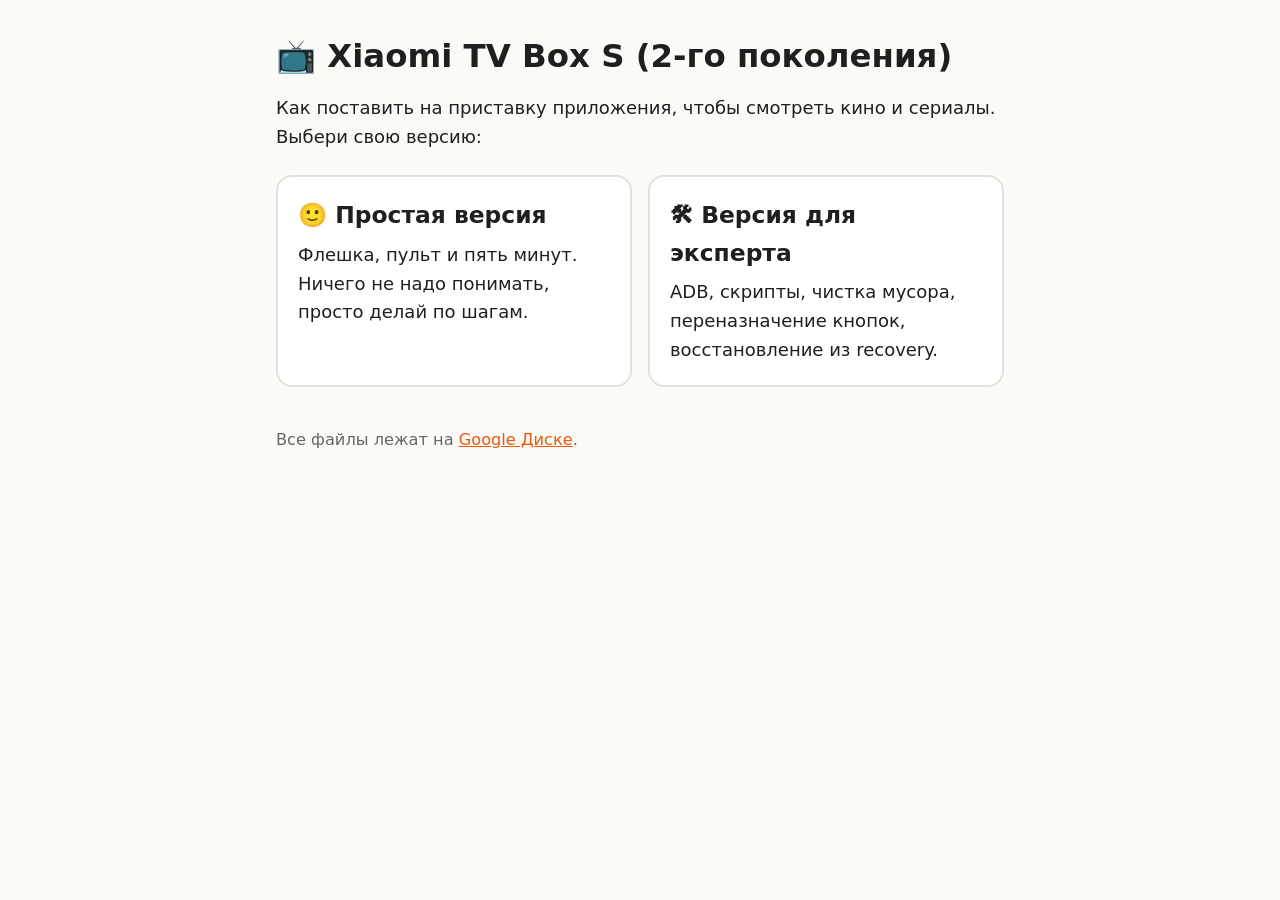
<file: index.html>
<!doctype html>
<html lang="ru"><head><meta charset="utf-8"><meta name="viewport" content="width=device-width,initial-scale=1">
<title>Xiaomi TV Box: инструкция</title><link rel="stylesheet" href="style.css"></head>
<body><main>
<h1>📺 Xiaomi TV Box S (2-го поколения)</h1>
<p>Как поставить на приставку приложения, чтобы смотреть кино и сериалы. Выбери свою версию:</p>
<div class="choice">
  <a href="user.html"><b>🙂 Простая версия</b>Флешка, пульт и пять минут. Ничего не надо понимать, просто делай по шагам.</a>
  <a href="expert.html"><b>🛠 Версия для эксперта</b>ADB, скрипты, чистка мусора, переназначение кнопок, восстановление из recovery.</a>
</div>
<p class="muted" style="margin-top:40px">Все файлы лежат на <a href="https://drive.google.com/drive/folders/1nJqiCdpFOsZ9fGGMQp04zyxbP5MPqmWj?usp=sharing">Google Диске</a>.</p>
</main></body></html>
</file>
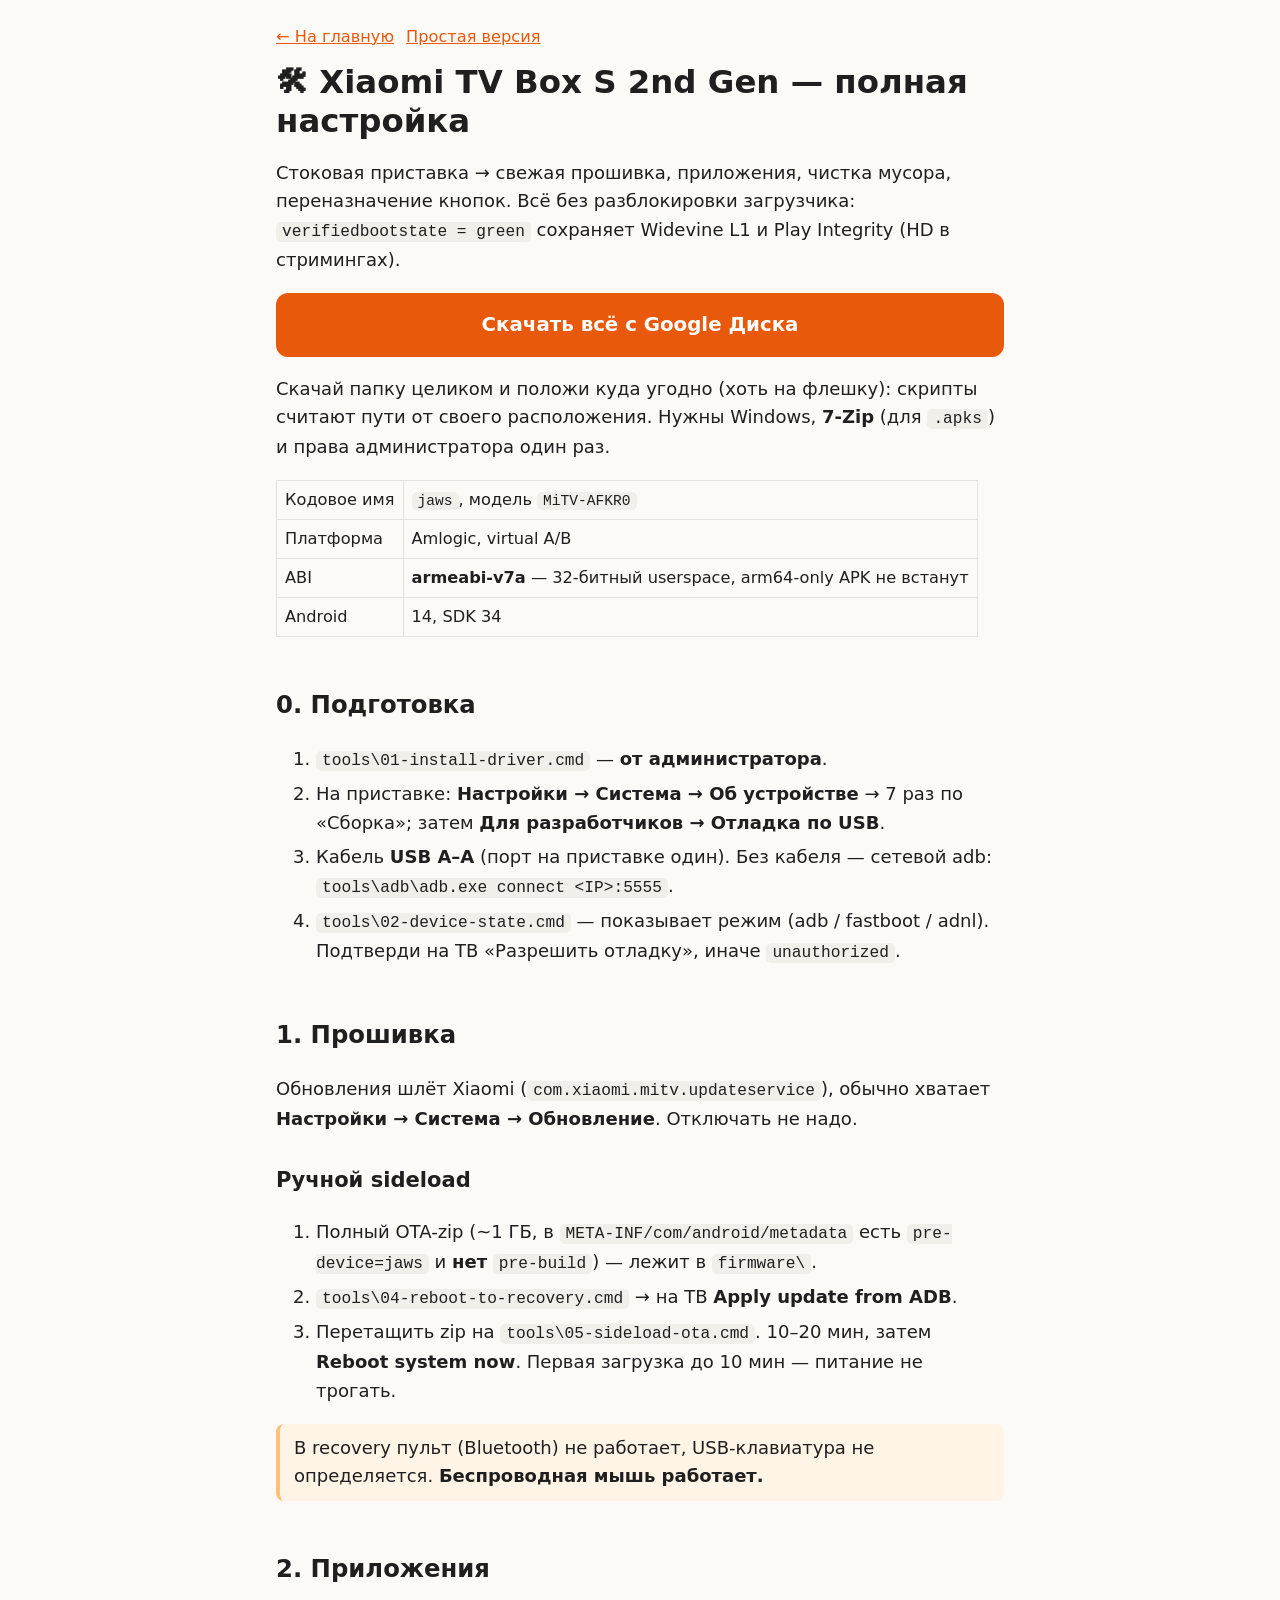
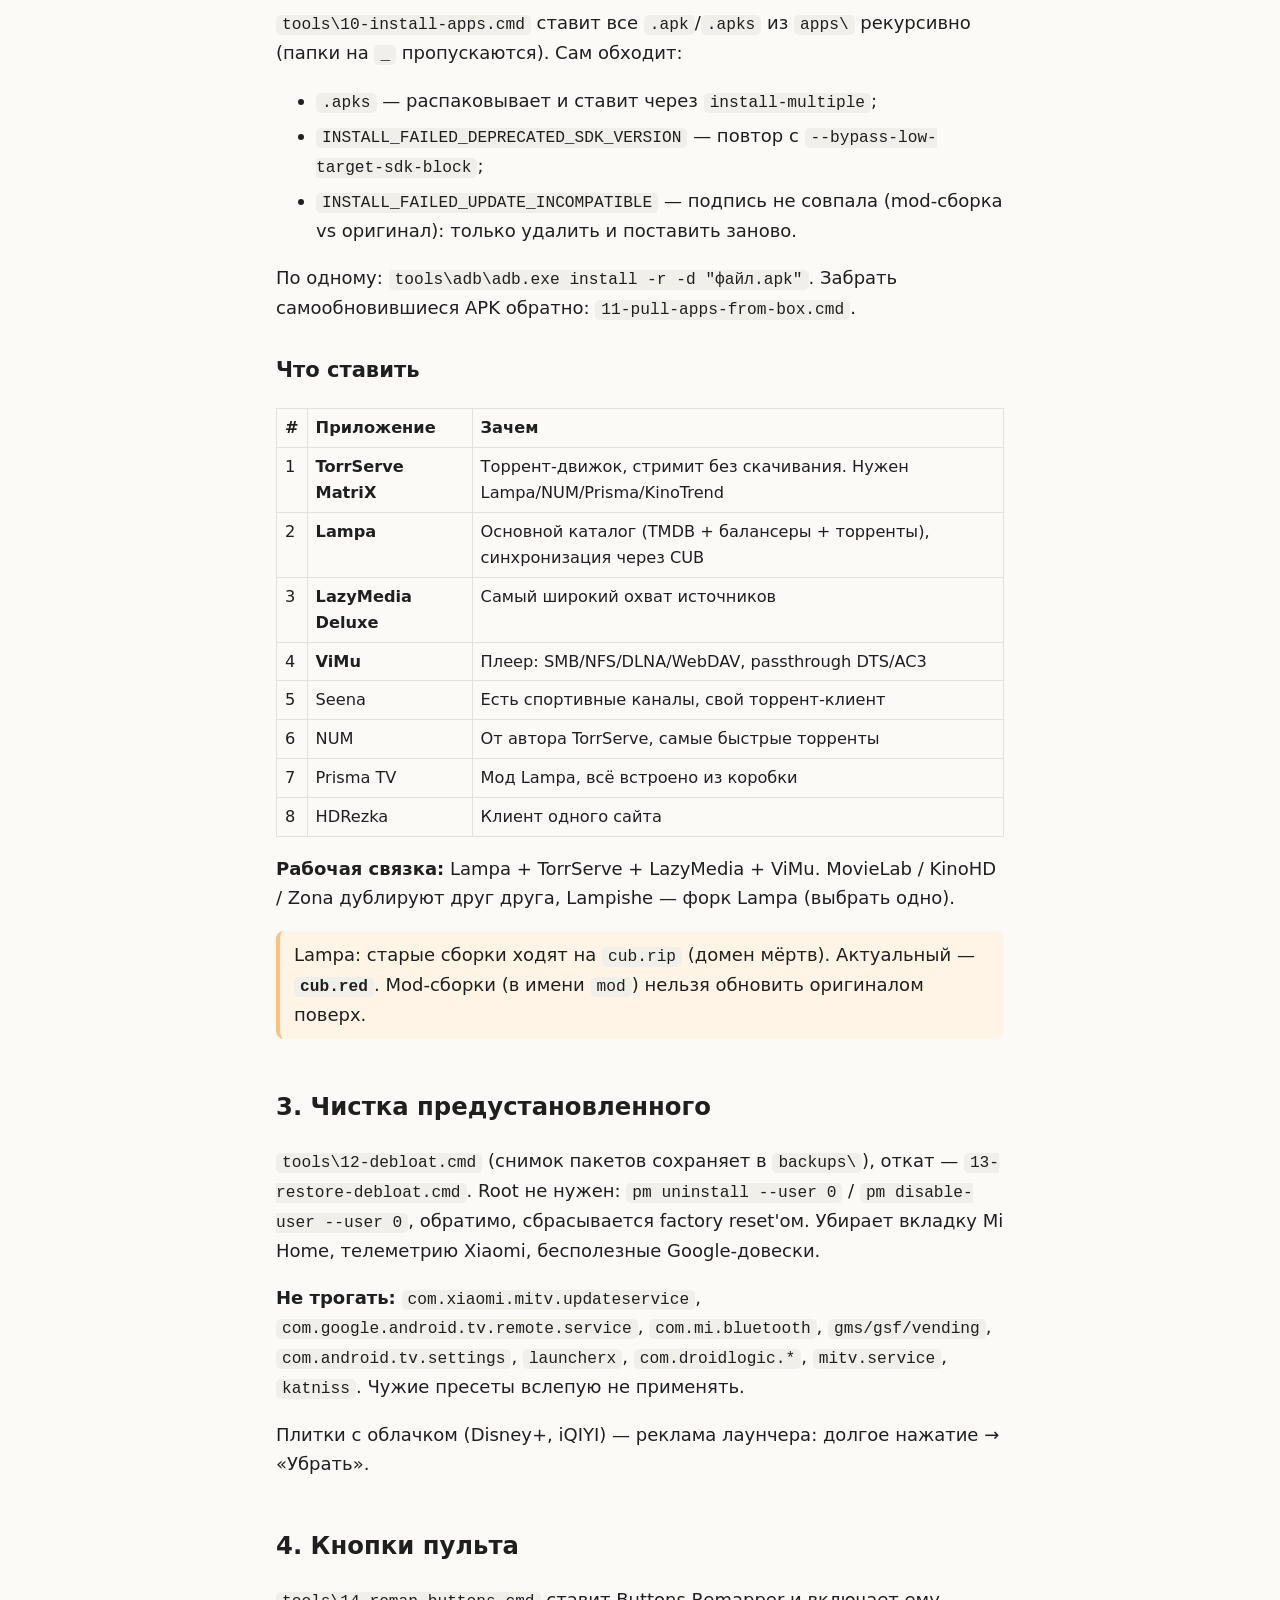
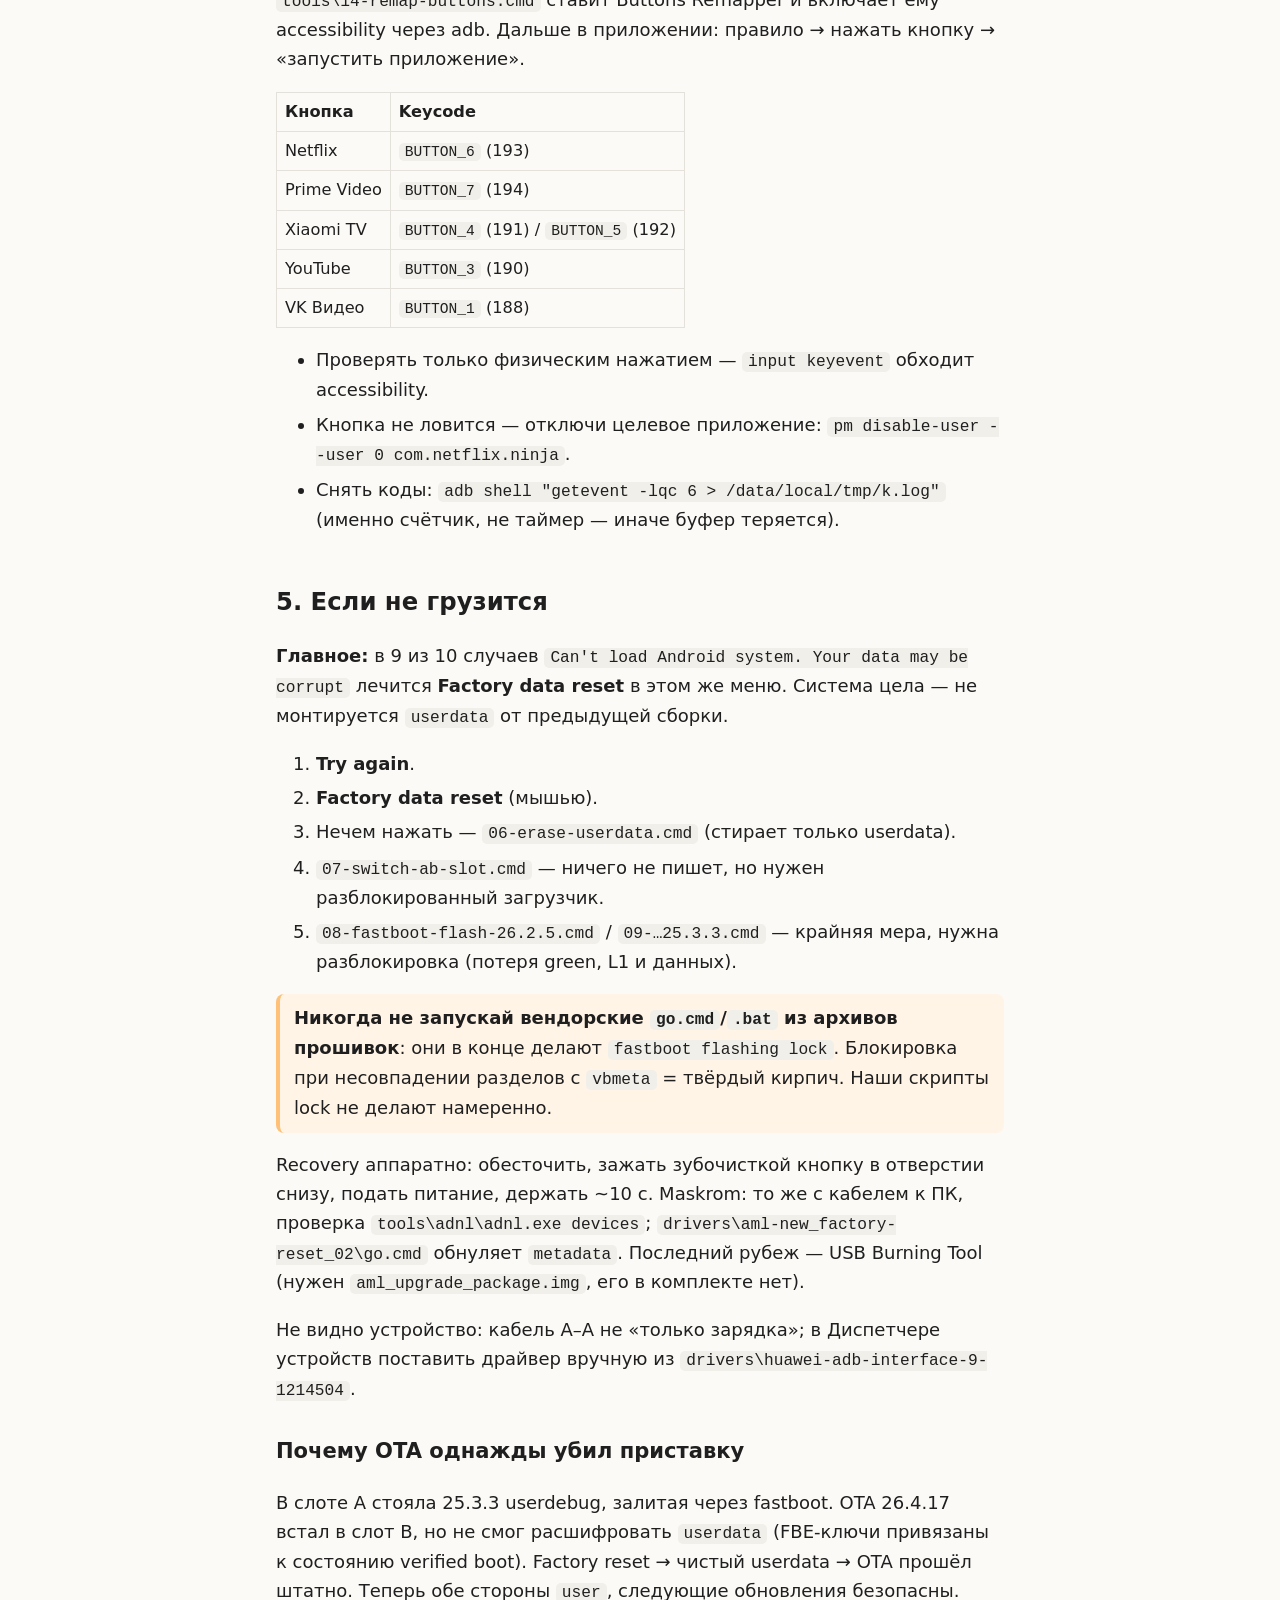
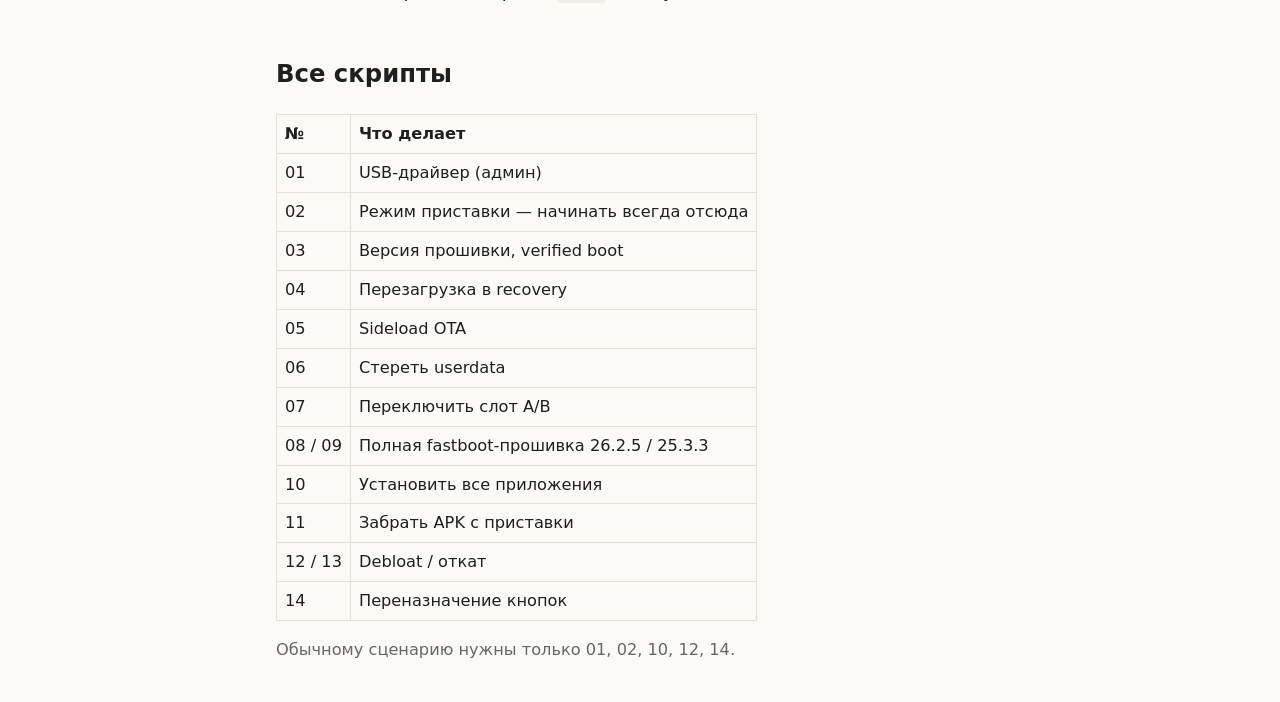
<file: expert.html>
<!doctype html>
<html lang="ru"><head><meta charset="utf-8"><meta name="viewport" content="width=device-width,initial-scale=1">
<title>Инструкция для эксперта</title><link rel="stylesheet" href="style.css"></head>
<body><main>
<nav class="top"><a href="index.html">← На главную</a><a href="user.html">Простая версия</a></nav>
<h1>🛠 Xiaomi TV Box S 2nd Gen — полная настройка</h1>
<p>Стоковая приставка → свежая прошивка, приложения, чистка мусора, переназначение кнопок. Всё без разблокировки загрузчика: <code>verifiedbootstate = green</code> сохраняет Widevine L1 и Play Integrity (HD в стримингах).</p>
<a class="big" href="https://drive.google.com/drive/folders/1nJqiCdpFOsZ9fGGMQp04zyxbP5MPqmWj?usp=sharing" target="_blank">Скачать всё с Google Диска</a>
<p>Скачай папку целиком и положи куда угодно (хоть на флешку): скрипты считают пути от своего расположения. Нужны Windows, <b>7-Zip</b> (для <code>.apks</code>) и права администратора один раз.</p>

<table>
<tr><td>Кодовое имя</td><td><code>jaws</code>, модель <code>MiTV-AFKR0</code></td></tr>
<tr><td>Платформа</td><td>Amlogic, virtual A/B</td></tr>
<tr><td>ABI</td><td><b>armeabi-v7a</b> — 32-битный userspace, arm64-only APK не встанут</td></tr>
<tr><td>Android</td><td>14, SDK 34</td></tr>
</table>

<h2>0. Подготовка</h2>
<ol>
  <li><code>tools\01-install-driver.cmd</code> — <b>от администратора</b>.</li>
  <li>На приставке: <b>Настройки → Система → Об устройстве</b> → 7 раз по «Сборка»; затем <b>Для разработчиков → Отладка по USB</b>.</li>
  <li>Кабель <b>USB A–A</b> (порт на приставке один). Без кабеля — сетевой adb: <code>tools\adb\adb.exe connect &lt;IP&gt;:5555</code>.</li>
  <li><code>tools\02-device-state.cmd</code> — показывает режим (adb / fastboot / adnl). Подтверди на ТВ «Разрешить отладку», иначе <code>unauthorized</code>.</li>
</ol>

<h2>1. Прошивка</h2>
<p>Обновления шлёт Xiaomi (<code>com.xiaomi.mitv.updateservice</code>), обычно хватает <b>Настройки → Система → Обновление</b>. Отключать не надо.</p>
<h3>Ручной sideload</h3>
<ol>
  <li>Полный OTA-zip (~1 ГБ, в <code>META-INF/com/android/metadata</code> есть <code>pre-device=jaws</code> и <b>нет</b> <code>pre-build</code>) — лежит в <code>firmware\</code>.</li>
  <li><code>tools\04-reboot-to-recovery.cmd</code> → на ТВ <b>Apply update from ADB</b>.</li>
  <li>Перетащить zip на <code>tools\05-sideload-ota.cmd</code>. 10–20 мин, затем <b>Reboot system now</b>. Первая загрузка до 10 мин — питание не трогать.</li>
</ol>
<div class="warn">В recovery пульт (Bluetooth) не работает, USB-клавиатура не определяется. <b>Беспроводная мышь работает.</b></div>

<h2>2. Приложения</h2>
<p><code>tools\10-install-apps.cmd</code> ставит все <code>.apk</code>/<code>.apks</code> из <code>apps\</code> рекурсивно (папки на <code>_</code> пропускаются). Сам обходит:</p>
<ul>
  <li><code>.apks</code> — распаковывает и ставит через <code>install-multiple</code>;</li>
  <li><code>INSTALL_FAILED_DEPRECATED_SDK_VERSION</code> — повтор с <code>--bypass-low-target-sdk-block</code>;</li>
  <li><code>INSTALL_FAILED_UPDATE_INCOMPATIBLE</code> — подпись не совпала (mod-сборка vs оригинал): только удалить и поставить заново.</li>
</ul>
<p>По одному: <code>tools\adb\adb.exe install -r -d "файл.apk"</code>. Забрать самообновившиеся APK обратно: <code>11-pull-apps-from-box.cmd</code>.</p>

<h3>Что ставить</h3>
<table>
<tr><th>#</th><th>Приложение</th><th>Зачем</th></tr>
<tr><td>1</td><td><b>TorrServe MatriX</b></td><td>Торрент-движок, стримит без скачивания. Нужен Lampa/NUM/Prisma/KinoTrend</td></tr>
<tr><td>2</td><td><b>Lampa</b></td><td>Основной каталог (TMDB + балансеры + торренты), синхронизация через CUB</td></tr>
<tr><td>3</td><td><b>LazyMedia Deluxe</b></td><td>Самый широкий охват источников</td></tr>
<tr><td>4</td><td><b>ViMu</b></td><td>Плеер: SMB/NFS/DLNA/WebDAV, passthrough DTS/AC3</td></tr>
<tr><td>5</td><td>Seena</td><td>Есть спортивные каналы, свой торрент-клиент</td></tr>
<tr><td>6</td><td>NUM</td><td>От автора TorrServe, самые быстрые торренты</td></tr>
<tr><td>7</td><td>Prisma TV</td><td>Мод Lampa, всё встроено из коробки</td></tr>
<tr><td>8</td><td>HDRezka</td><td>Клиент одного сайта</td></tr>
</table>
<p><b>Рабочая связка:</b> Lampa + TorrServe + LazyMedia + ViMu. MovieLab / KinoHD / Zona дублируют друг друга, Lampishe — форк Lampa (выбрать одно).</p>
<div class="warn">Lampa: старые сборки ходят на <code>cub.rip</code> (домен мёртв). Актуальный — <b><code>cub.red</code></b>. Mod-сборки (в имени <code>mod</code>) нельзя обновить оригиналом поверх.</div>

<h2>3. Чистка предустановленного</h2>
<p><code>tools\12-debloat.cmd</code> (снимок пакетов сохраняет в <code>backups\</code>), откат — <code>13-restore-debloat.cmd</code>. Root не нужен: <code>pm uninstall --user 0</code> / <code>pm disable-user --user 0</code>, обратимо, сбрасывается factory reset'ом. Убирает вкладку Mi Home, телеметрию Xiaomi, бесполезные Google-довески.</p>
<p><b>Не трогать:</b> <code>com.xiaomi.mitv.updateservice</code>, <code>com.google.android.tv.remote.service</code>, <code>com.mi.bluetooth</code>, <code>gms/gsf/vending</code>, <code>com.android.tv.settings</code>, <code>launcherx</code>, <code>com.droidlogic.*</code>, <code>mitv.service</code>, <code>katniss</code>. Чужие пресеты вслепую не применять.</p>
<p>Плитки с облачком (Disney+, iQIYI) — реклама лаунчера: долгое нажатие → «Убрать».</p>

<h2>4. Кнопки пульта</h2>
<p><code>tools\14-remap-buttons.cmd</code> ставит Buttons Remapper и включает ему accessibility через adb. Дальше в приложении: правило → нажать кнопку → «запустить приложение».</p>
<table>
<tr><th>Кнопка</th><th>Keycode</th></tr>
<tr><td>Netflix</td><td><code>BUTTON_6</code> (193)</td></tr>
<tr><td>Prime Video</td><td><code>BUTTON_7</code> (194)</td></tr>
<tr><td>Xiaomi TV</td><td><code>BUTTON_4</code> (191) / <code>BUTTON_5</code> (192)</td></tr>
<tr><td>YouTube</td><td><code>BUTTON_3</code> (190)</td></tr>
<tr><td>VK Видео</td><td><code>BUTTON_1</code> (188)</td></tr>
</table>
<ul>
  <li>Проверять только физическим нажатием — <code>input keyevent</code> обходит accessibility.</li>
  <li>Кнопка не ловится — отключи целевое приложение: <code>pm disable-user --user 0 com.netflix.ninja</code>.</li>
  <li>Снять коды: <code>adb shell "getevent -lqc 6 &gt; /data/local/tmp/k.log"</code> (именно счётчик, не таймер — иначе буфер теряется).</li>
</ul>

<h2>5. Если не грузится</h2>
<p><b>Главное:</b> в 9 из 10 случаев <code>Can't load Android system. Your data may be corrupt</code> лечится <b>Factory data reset</b> в этом же меню. Система цела — не монтируется <code>userdata</code> от предыдущей сборки.</p>
<ol>
  <li><b>Try again</b>.</li>
  <li><b>Factory data reset</b> (мышью).</li>
  <li>Нечем нажать — <code>06-erase-userdata.cmd</code> (стирает только userdata).</li>
  <li><code>07-switch-ab-slot.cmd</code> — ничего не пишет, но нужен разблокированный загрузчик.</li>
  <li><code>08-fastboot-flash-26.2.5.cmd</code> / <code>09-…25.3.3.cmd</code> — крайняя мера, нужна разблокировка (потеря green, L1 и данных).</li>
</ol>
<div class="warn"><b>Никогда не запускай вендорские <code>go.cmd</code>/<code>.bat</code> из архивов прошивок</b>: они в конце делают <code>fastboot flashing lock</code>. Блокировка при несовпадении разделов с <code>vbmeta</code> = твёрдый кирпич. Наши скрипты lock не делают намеренно.</div>
<p>Recovery аппаратно: обесточить, зажать зубочисткой кнопку в отверстии снизу, подать питание, держать ~10 с. Maskrom: то же с кабелем к ПК, проверка <code>tools\adnl\adnl.exe devices</code>; <code>drivers\aml-new_factory-reset_02\go.cmd</code> обнуляет <code>metadata</code>. Последний рубеж — USB Burning Tool (нужен <code>aml_upgrade_package.img</code>, его в комплекте нет).</p>
<p>Не видно устройство: кабель A–A не «только зарядка»; в Диспетчере устройств поставить драйвер вручную из <code>drivers\huawei-adb-interface-9-1214504</code>.</p>

<h3>Почему OTA однажды убил приставку</h3>
<p>В слоте A стояла 25.3.3 userdebug, залитая через fastboot. OTA 26.4.17 встал в слот B, но не смог расшифровать <code>userdata</code> (FBE-ключи привязаны к состоянию verified boot). Factory reset → чистый userdata → OTA прошёл штатно. Теперь обе стороны <code>user</code>, следующие обновления безопасны.</p>

<h2>Все скрипты</h2>
<table>
<tr><th>№</th><th>Что делает</th></tr>
<tr><td>01</td><td>USB-драйвер (админ)</td></tr>
<tr><td>02</td><td>Режим приставки — начинать всегда отсюда</td></tr>
<tr><td>03</td><td>Версия прошивки, verified boot</td></tr>
<tr><td>04</td><td>Перезагрузка в recovery</td></tr>
<tr><td>05</td><td>Sideload OTA</td></tr>
<tr><td>06</td><td>Стереть userdata</td></tr>
<tr><td>07</td><td>Переключить слот A/B</td></tr>
<tr><td>08 / 09</td><td>Полная fastboot-прошивка 26.2.5 / 25.3.3</td></tr>
<tr><td>10</td><td>Установить все приложения</td></tr>
<tr><td>11</td><td>Забрать APK с приставки</td></tr>
<tr><td>12 / 13</td><td>Debloat / откат</td></tr>
<tr><td>14</td><td>Переназначение кнопок</td></tr>
</table>
<p class="muted">Обычному сценарию нужны только 01, 02, 10, 12, 14.</p>
</main></body></html>
</file>
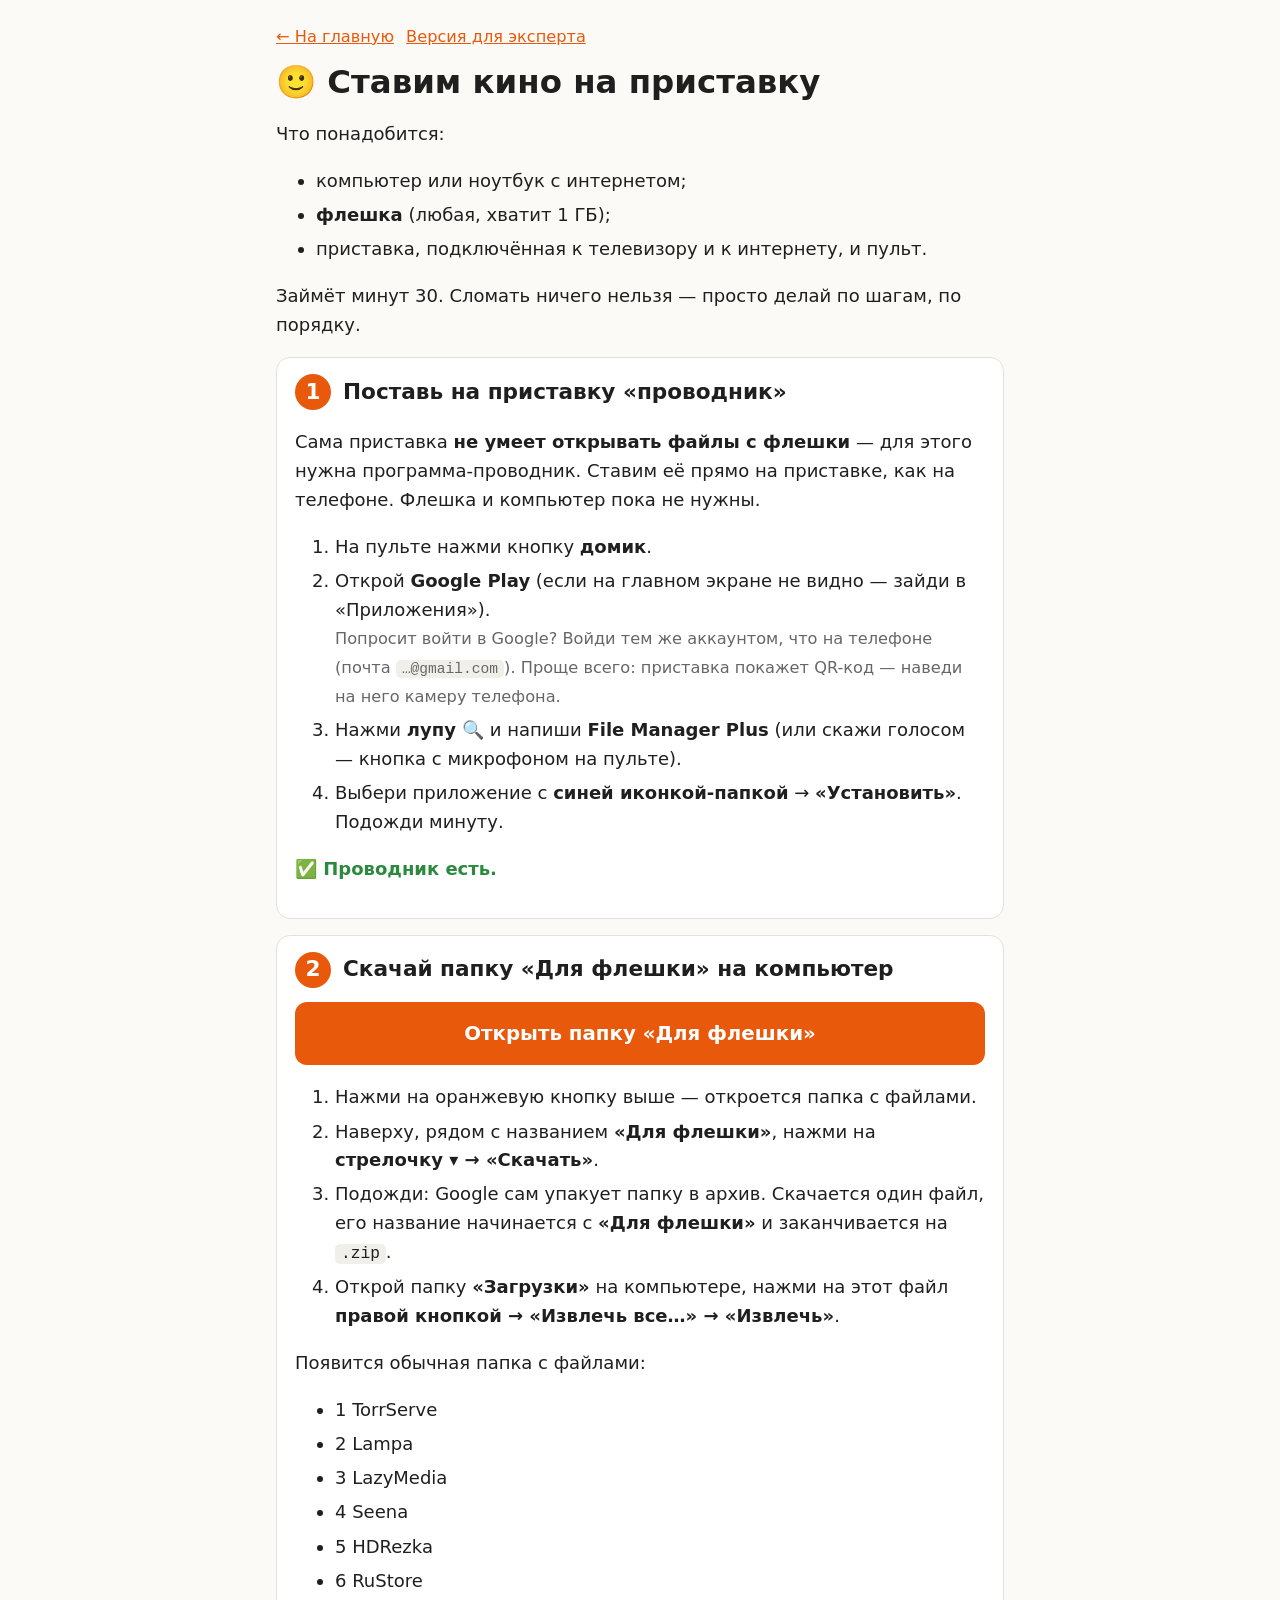
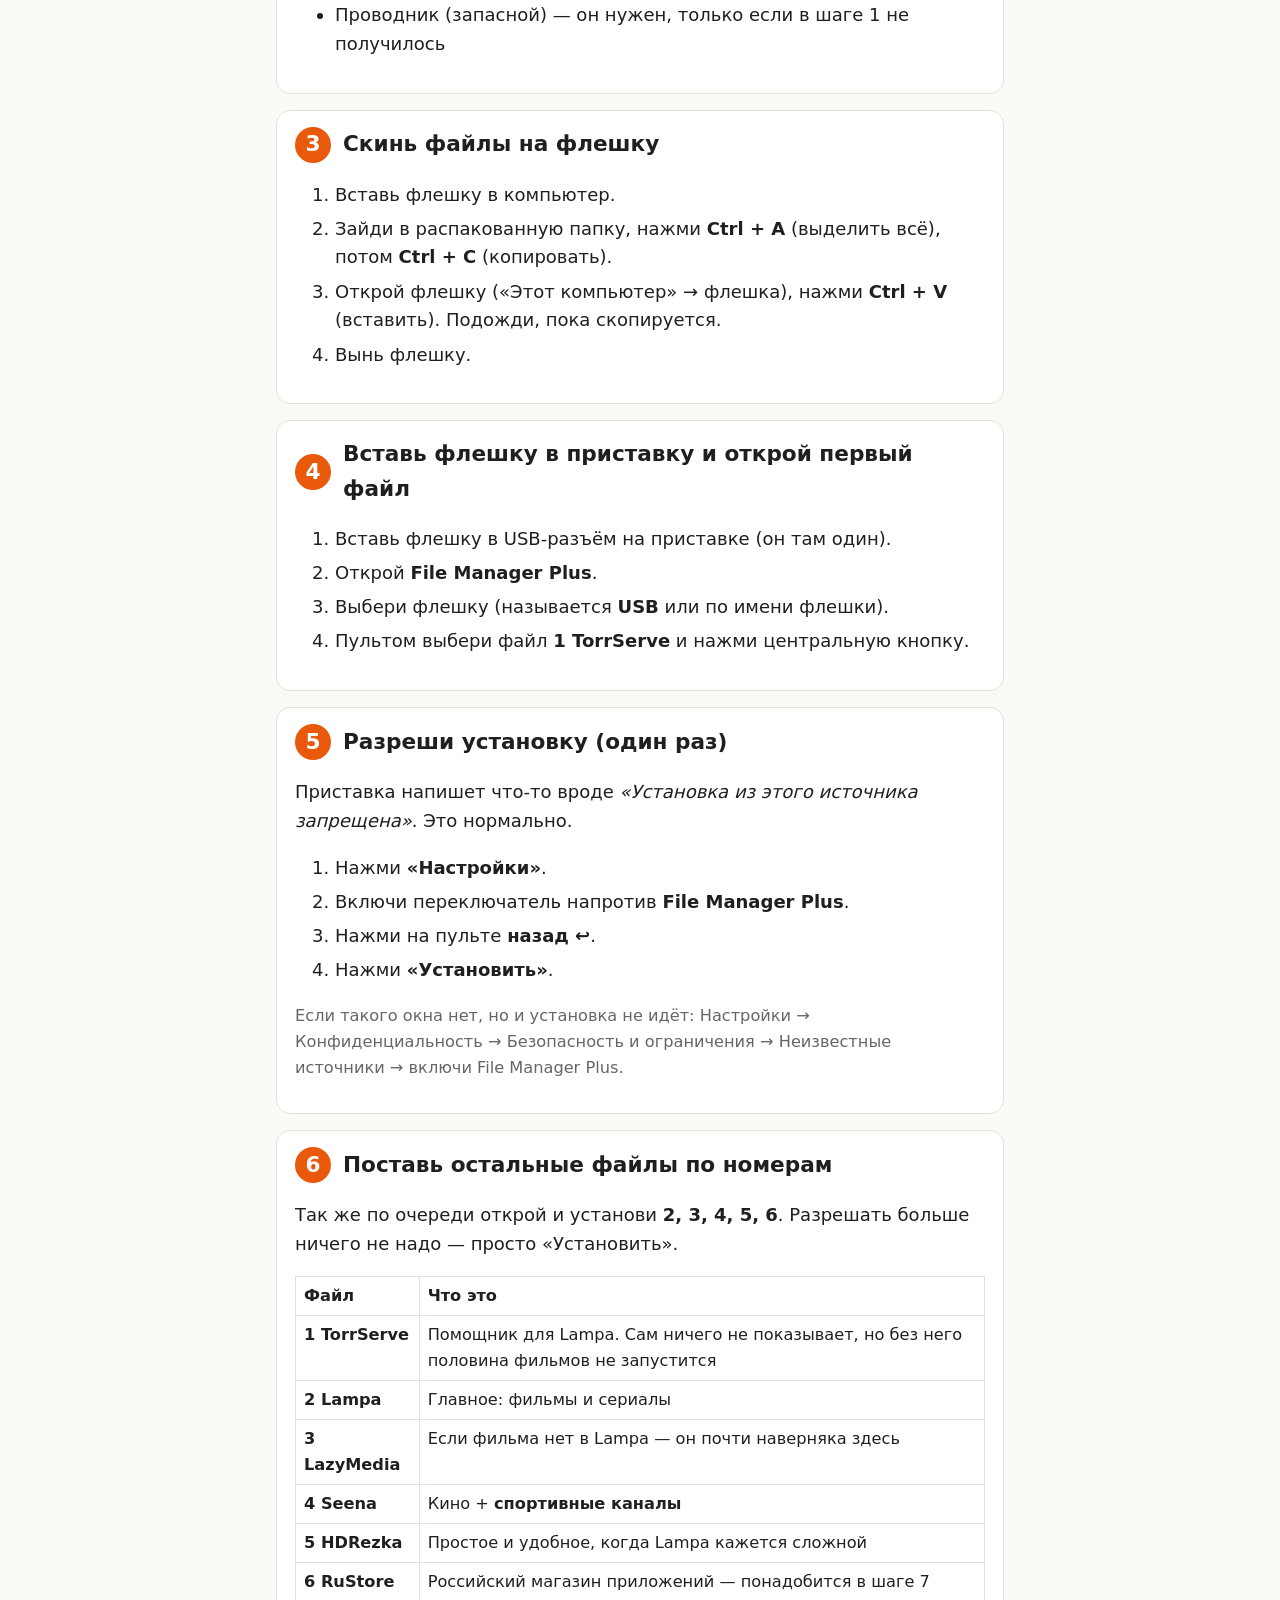
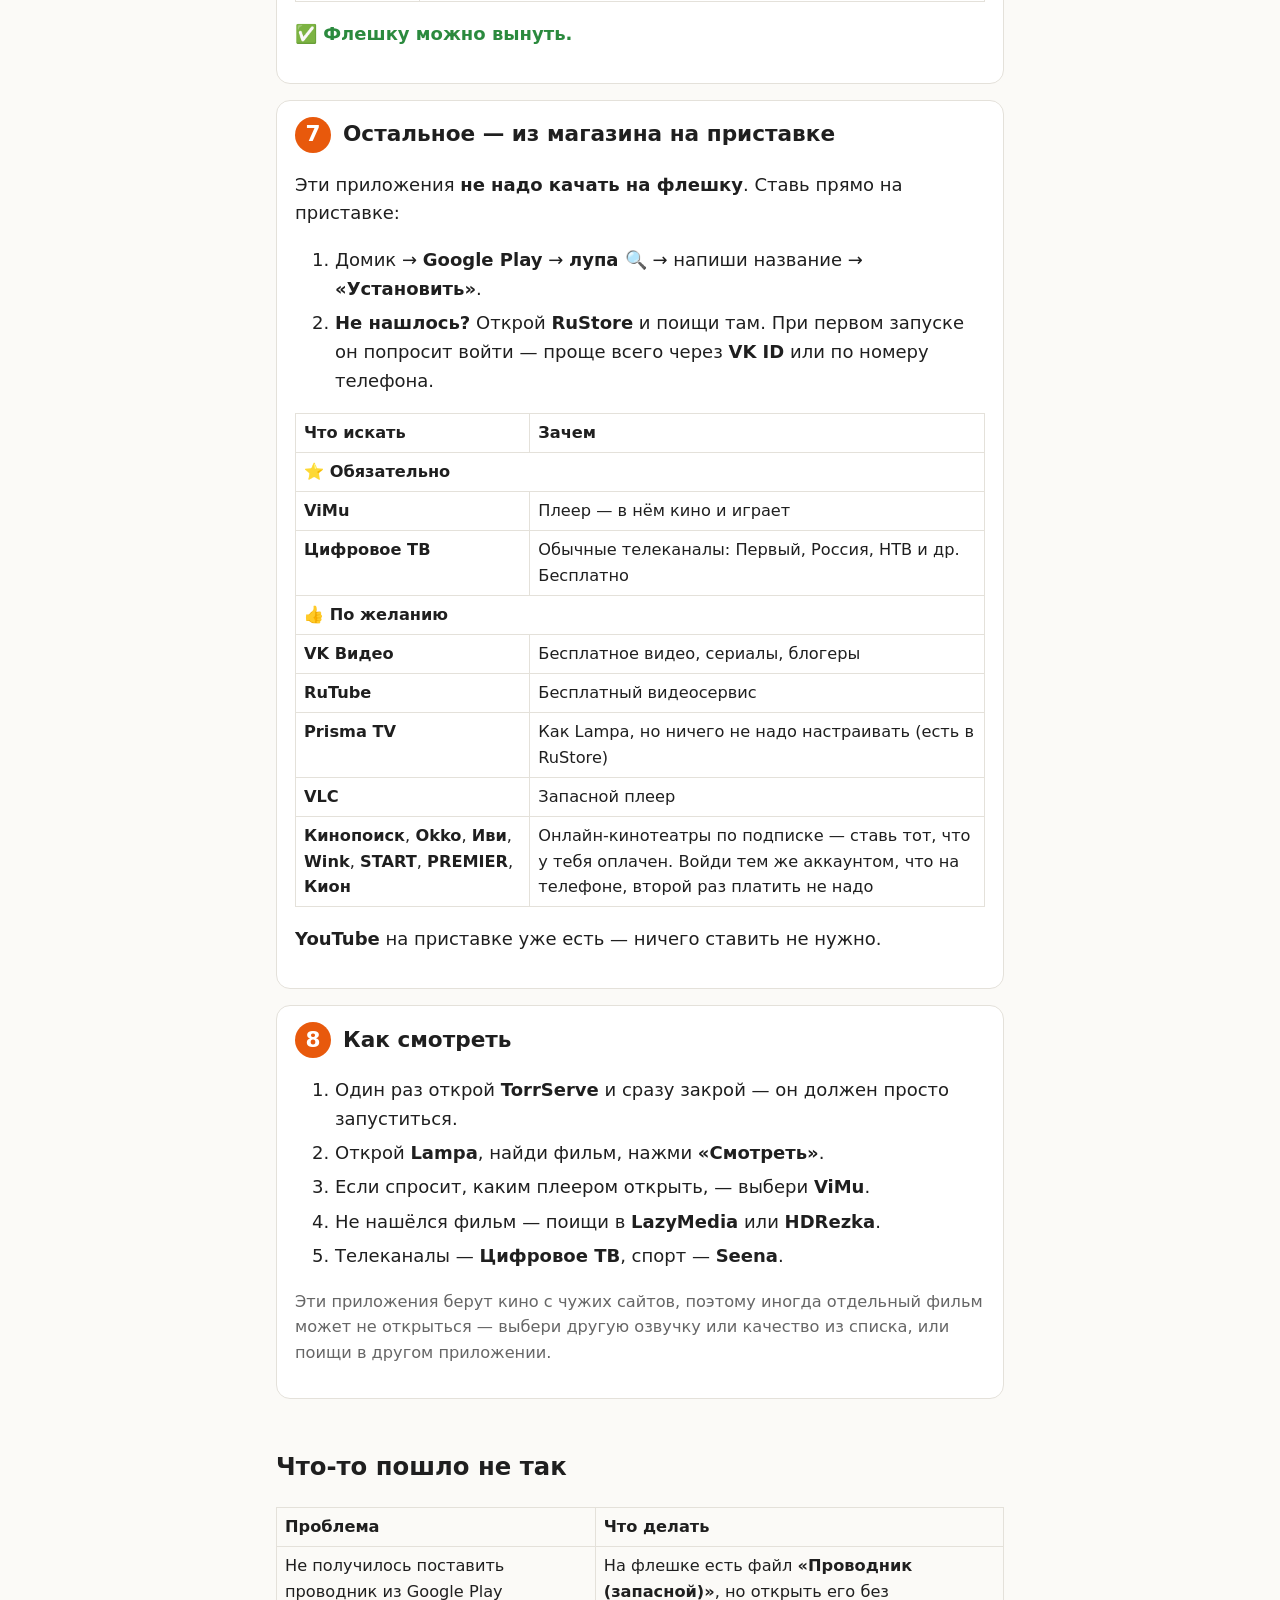
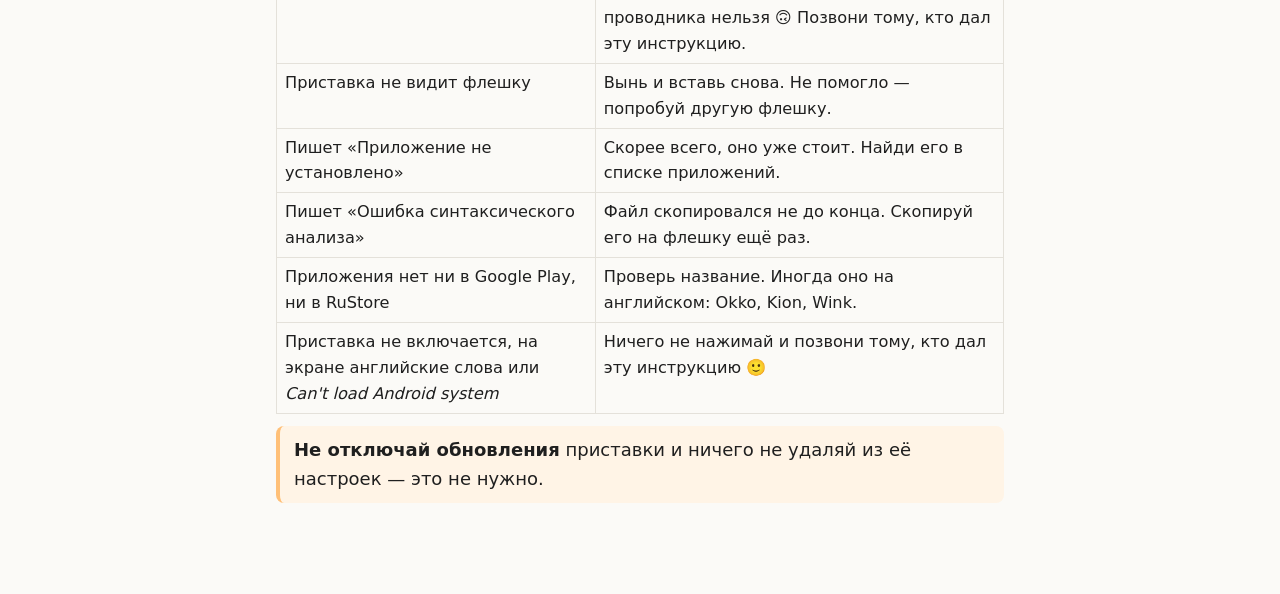
<file: user.html>
<!doctype html>
<html lang="ru"><head><meta charset="utf-8"><meta name="viewport" content="width=device-width,initial-scale=1">
<title>Простая инструкция</title><link rel="stylesheet" href="style.css"></head>
<body><main>
<nav class="top"><a href="index.html">← На главную</a><a href="expert.html">Версия для эксперта</a></nav>
<h1>🙂 Ставим кино на приставку</h1>
<p>Что понадобится:</p>
<ul>
  <li>компьютер или ноутбук с интернетом;</li>
  <li><b>флешка</b> (любая, хватит 1 ГБ);</li>
  <li>приставка, подключённая к телевизору и к интернету, и пульт.</li>
</ul>
<p>Займёт минут 30. Сломать ничего нельзя — просто делай по шагам, по порядку.</p>

<div class="step"><h2><span class="num">1</span>Поставь на приставку «проводник»</h2>
<p>Сама приставка <b>не умеет открывать файлы с флешки</b> — для этого нужна программа-проводник. Ставим её прямо на приставке, как на телефоне. Флешка и компьютер пока не нужны.</p>
<ol>
  <li>На пульте нажми кнопку <b>домик</b>.</li>
  <li>Открой <b>Google Play</b> (если на главном экране не видно — зайди в «Приложения»).
    <br><span class="muted">Попросит войти в Google? Войди тем же аккаунтом, что на телефоне (почта <code>…@gmail.com</code>). Проще всего: приставка покажет QR-код — наведи на него камеру телефона.</span></li>
  <li>Нажми <b>лупу 🔍</b> и напиши <b>File Manager Plus</b> (или скажи голосом — кнопка с микрофоном на пульте).</li>
  <li>Выбери приложение с <b>синей иконкой-папкой</b> → <b>«Установить»</b>. Подожди минуту.</li>
</ol>
<p class="ok">✅ Проводник есть.</p>
</div>

<div class="step"><h2><span class="num">2</span>Скачай папку «Для флешки» на компьютер</h2>
<a class="big" href="https://drive.google.com/drive/folders/1WPXcPFU4aFCw_Y2BH5isOzJufZfqp8cy?usp=sharing" target="_blank">Открыть папку «Для флешки»</a>
<ol>
  <li>Нажми на оранжевую кнопку выше — откроется папка с файлами.</li>
  <li>Наверху, рядом с названием <b>«Для флешки»</b>, нажми на <b>стрелочку ▾ → «Скачать»</b>.</li>
  <li>Подожди: Google сам упакует папку в архив. Скачается один файл, его название начинается с <b>«Для флешки»</b> и заканчивается на <code>.zip</code>.</li>
  <li>Открой папку <b>«Загрузки»</b> на компьютере, нажми на этот файл <b>правой кнопкой → «Извлечь все…» → «Извлечь»</b>.</li>
</ol>
<p>Появится обычная папка с файлами:</p>
<ul>
  <li>1 TorrServe</li><li>2 Lampa</li><li>3 LazyMedia</li><li>4 Seena</li><li>5 HDRezka</li><li>6 RuStore</li><li>Проводник (запасной) — он нужен, только если в шаге 1 не получилось</li>
</ul>
</div>

<div class="step"><h2><span class="num">3</span>Скинь файлы на флешку</h2>
<ol>
  <li>Вставь флешку в компьютер.</li>
  <li>Зайди в распакованную папку, нажми <b>Ctrl + A</b> (выделить всё), потом <b>Ctrl + C</b> (копировать).</li>
  <li>Открой флешку («Этот компьютер» → флешка), нажми <b>Ctrl + V</b> (вставить). Подожди, пока скопируется.</li>
  <li>Вынь флешку.</li>
</ol>
</div>

<div class="step"><h2><span class="num">4</span>Вставь флешку в приставку и открой первый файл</h2>
<ol>
  <li>Вставь флешку в USB-разъём на приставке (он там один).</li>
  <li>Открой <b>File Manager Plus</b>.</li>
  <li>Выбери флешку (называется <b>USB</b> или по имени флешки).</li>
  <li>Пультом выбери файл <b>1 TorrServe</b> и нажми центральную кнопку.</li>
</ol>
</div>

<div class="step"><h2><span class="num">5</span>Разреши установку (один раз)</h2>
<p>Приставка напишет что-то вроде <i>«Установка из этого источника запрещена»</i>. Это нормально.</p>
<ol>
  <li>Нажми <b>«Настройки»</b>.</li>
  <li>Включи переключатель напротив <b>File Manager Plus</b>.</li>
  <li>Нажми на пульте <b>назад ↩</b>.</li>
  <li>Нажми <b>«Установить»</b>.</li>
</ol>
<p class="muted">Если такого окна нет, но и установка не идёт: Настройки → Конфиденциальность → Безопасность и ограничения → Неизвестные источники → включи File Manager Plus.</p>
</div>

<div class="step"><h2><span class="num">6</span>Поставь остальные файлы по номерам</h2>
<p>Так же по очереди открой и установи <b>2, 3, 4, 5, 6</b>. Разрешать больше ничего не надо — просто «Установить».</p>
<table>
<tr><th>Файл</th><th>Что это</th></tr>
<tr><td><b>1 TorrServe</b></td><td>Помощник для Lampa. Сам ничего не показывает, но без него половина фильмов не запустится</td></tr>
<tr><td><b>2 Lampa</b></td><td>Главное: фильмы и сериалы</td></tr>
<tr><td><b>3 LazyMedia</b></td><td>Если фильма нет в Lampa — он почти наверняка здесь</td></tr>
<tr><td><b>4 Seena</b></td><td>Кино + <b>спортивные каналы</b></td></tr>
<tr><td><b>5 HDRezka</b></td><td>Простое и удобное, когда Lampa кажется сложной</td></tr>
<tr><td><b>6 RuStore</b></td><td>Российский магазин приложений — понадобится в шаге 7</td></tr>
</table>
<p class="ok">✅ Флешку можно вынуть.</p>
</div>

<div class="step"><h2><span class="num">7</span>Остальное — из магазина на приставке</h2>
<p>Эти приложения <b>не надо качать на флешку</b>. Ставь прямо на приставке:</p>
<ol>
  <li>Домик → <b>Google Play</b> → <b>лупа 🔍</b> → напиши название → <b>«Установить»</b>.</li>
  <li><b>Не нашлось?</b> Открой <b>RuStore</b> и поищи там. При первом запуске он попросит войти — проще всего через <b>VK ID</b> или по номеру телефона.</li>
</ol>
<table>
<tr><th>Что искать</th><th>Зачем</th></tr>
<tr><th colspan="2">⭐ Обязательно</th></tr>
<tr><td><b>ViMu</b></td><td>Плеер — в нём кино и играет</td></tr>
<tr><td><b>Цифровое ТВ</b></td><td>Обычные телеканалы: Первый, Россия, НТВ и др. Бесплатно</td></tr>
<tr><th colspan="2">👍 По желанию</th></tr>
<tr><td><b>VK Видео</b></td><td>Бесплатное видео, сериалы, блогеры</td></tr>
<tr><td><b>RuTube</b></td><td>Бесплатный видеосервис</td></tr>
<tr><td><b>Prisma TV</b></td><td>Как Lampa, но ничего не надо настраивать (есть в RuStore)</td></tr>
<tr><td><b>VLC</b></td><td>Запасной плеер</td></tr>
<tr><td><b>Кинопоиск</b>, <b>Okko</b>, <b>Иви</b>, <b>Wink</b>, <b>START</b>, <b>PREMIER</b>, <b>Кион</b></td><td>Онлайн-кинотеатры по подписке — ставь тот, что у тебя оплачен. Войди тем же аккаунтом, что на телефоне, второй раз платить не надо</td></tr>
</table>
<p><b>YouTube</b> на приставке уже есть — ничего ставить не нужно.</p>
</div>

<div class="step"><h2><span class="num">8</span>Как смотреть</h2>
<ol>
  <li>Один раз открой <b>TorrServe</b> и сразу закрой — он должен просто запуститься.</li>
  <li>Открой <b>Lampa</b>, найди фильм, нажми <b>«Смотреть»</b>.</li>
  <li>Если спросит, каким плеером открыть, — выбери <b>ViMu</b>.</li>
  <li>Не нашёлся фильм — поищи в <b>LazyMedia</b> или <b>HDRezka</b>.</li>
  <li>Телеканалы — <b>Цифровое ТВ</b>, спорт — <b>Seena</b>.</li>
</ol>
<p class="muted">Эти приложения берут кино с чужих сайтов, поэтому иногда отдельный фильм может не открыться — выбери другую озвучку или качество из списка, или поищи в другом приложении.</p>
</div>

<h2>Что-то пошло не так</h2>
<table>
<tr><th>Проблема</th><th>Что делать</th></tr>
<tr><td>Не получилось поставить проводник из Google Play</td><td>На флешке есть файл <b>«Проводник (запасной)»</b>, но открыть его без проводника нельзя 🙃 Позвони тому, кто дал эту инструкцию.</td></tr>
<tr><td>Приставка не видит флешку</td><td>Вынь и вставь снова. Не помогло — попробуй другую флешку.</td></tr>
<tr><td>Пишет «Приложение не установлено»</td><td>Скорее всего, оно уже стоит. Найди его в списке приложений.</td></tr>
<tr><td>Пишет «Ошибка синтаксического анализа»</td><td>Файл скопировался не до конца. Скопируй его на флешку ещё раз.</td></tr>
<tr><td>Приложения нет ни в Google Play, ни в RuStore</td><td>Проверь название. Иногда оно на английском: Okko, Kion, Wink.</td></tr>
<tr><td>Приставка не включается, на экране английские слова или <i>Can't load Android system</i></td><td>Ничего не нажимай и позвони тому, кто дал эту инструкцию 🙂</td></tr>
</table>
<div class="warn"><b>Не отключай обновления</b> приставки и ничего не удаляй из её настроек — это не нужно.</div>
</main></body></html>
</file>
<file: style.css>
:root{--bg:#fbfaf7;--fg:#1f1f1f;--muted:#666;--card:#fff;--line:#e4e1da;--accent:#e8590c;--ok:#2b8a3e;--warn:#fff4e6;--warnline:#ffc078;--code:#f1efe9}
@media (prefers-color-scheme:dark){:root{--bg:#161616;--fg:#eee;--muted:#aaa;--card:#202020;--line:#333;--accent:#ff8a3d;--ok:#69db7c;--warn:#2b2216;--warnline:#8a5a1c;--code:#2a2a2a}}
*{box-sizing:border-box}
body{margin:0;background:var(--bg);color:var(--fg);font:18px/1.6 system-ui,-apple-system,"Segoe UI",Roboto,sans-serif}
main{max-width:760px;margin:0 auto;padding:24px 16px 80px}
h1{font-size:1.8em;line-height:1.2;margin:.4em 0}
h2{margin-top:2em;font-size:1.35em}
h3{margin-top:1.4em}
a{color:var(--accent)}
nav.top{display:flex;gap:12px;flex-wrap:wrap;font-size:.9em;margin-bottom:8px}
.step{background:var(--card);border:1px solid var(--line);border-radius:14px;padding:16px 18px;margin:16px 0}
.step h2{margin:0 0 .4em;font-size:1.2em;display:flex;gap:12px;align-items:center}
.num{flex:none;width:36px;height:36px;border-radius:50%;background:var(--accent);color:#fff;display:grid;place-items:center;font-weight:700}
.warn{background:var(--warn);border-left:4px solid var(--warnline);padding:10px 14px;border-radius:8px;margin:12px 0}
.ok{color:var(--ok);font-weight:600}
.big{display:block;text-align:center;background:var(--accent);color:#fff;text-decoration:none;font-weight:700;padding:16px;border-radius:12px;margin:14px 0;font-size:1.1em}
.choice{display:grid;gap:16px;grid-template-columns:repeat(auto-fit,minmax(240px,1fr));margin-top:24px}
.choice a{display:block;background:var(--card);border:2px solid var(--line);border-radius:16px;padding:20px;text-decoration:none;color:var(--fg)}
.choice a:hover{border-color:var(--accent)}
.choice b{font-size:1.3em;display:block;margin-bottom:6px}
kbd,code{background:var(--code);border-radius:5px;padding:1px 6px;font-size:.9em}
pre{background:var(--code);padding:12px;border-radius:8px;overflow-x:auto;font-size:.85em}
table{border-collapse:collapse;width:100%;font-size:.9em;display:block;overflow-x:auto}
td,th{border:1px solid var(--line);padding:6px 8px;text-align:left;vertical-align:top}
li{margin:.3em 0}
.muted{color:var(--muted);font-size:.9em}
</file>
